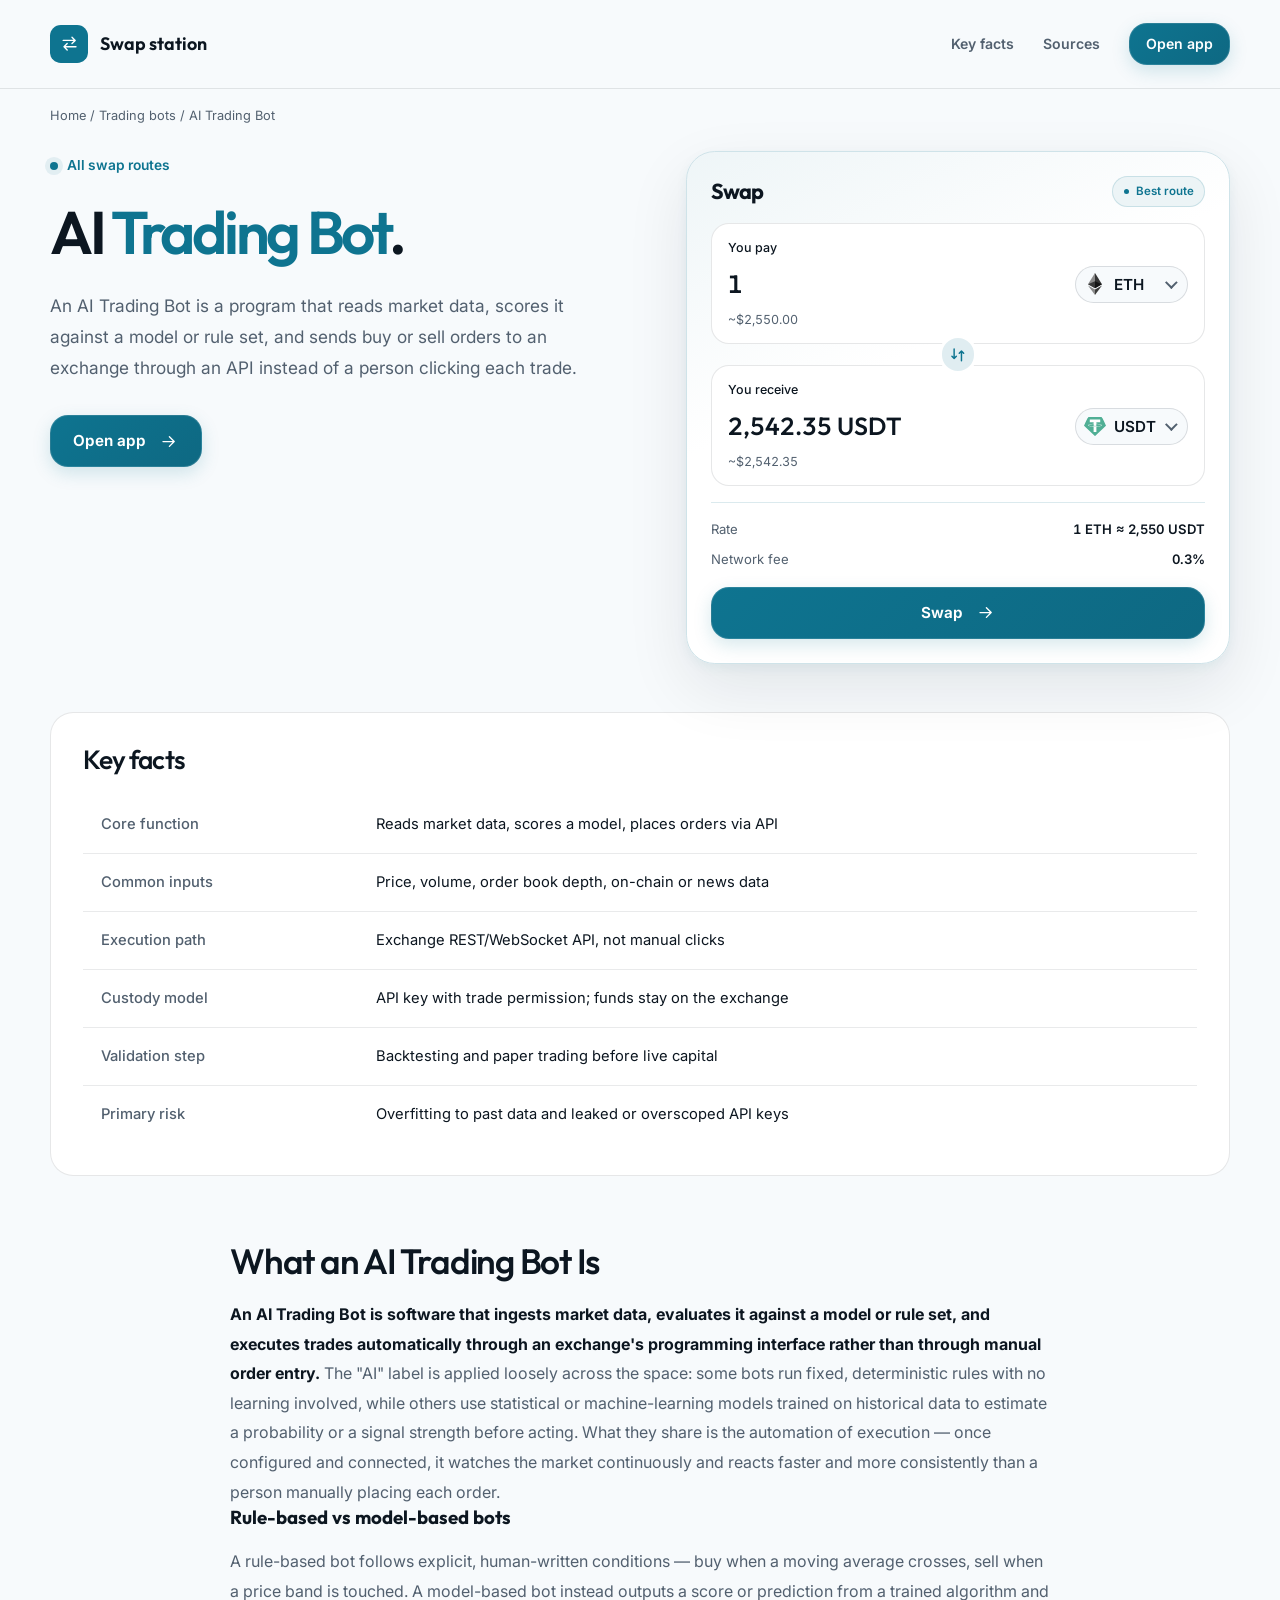
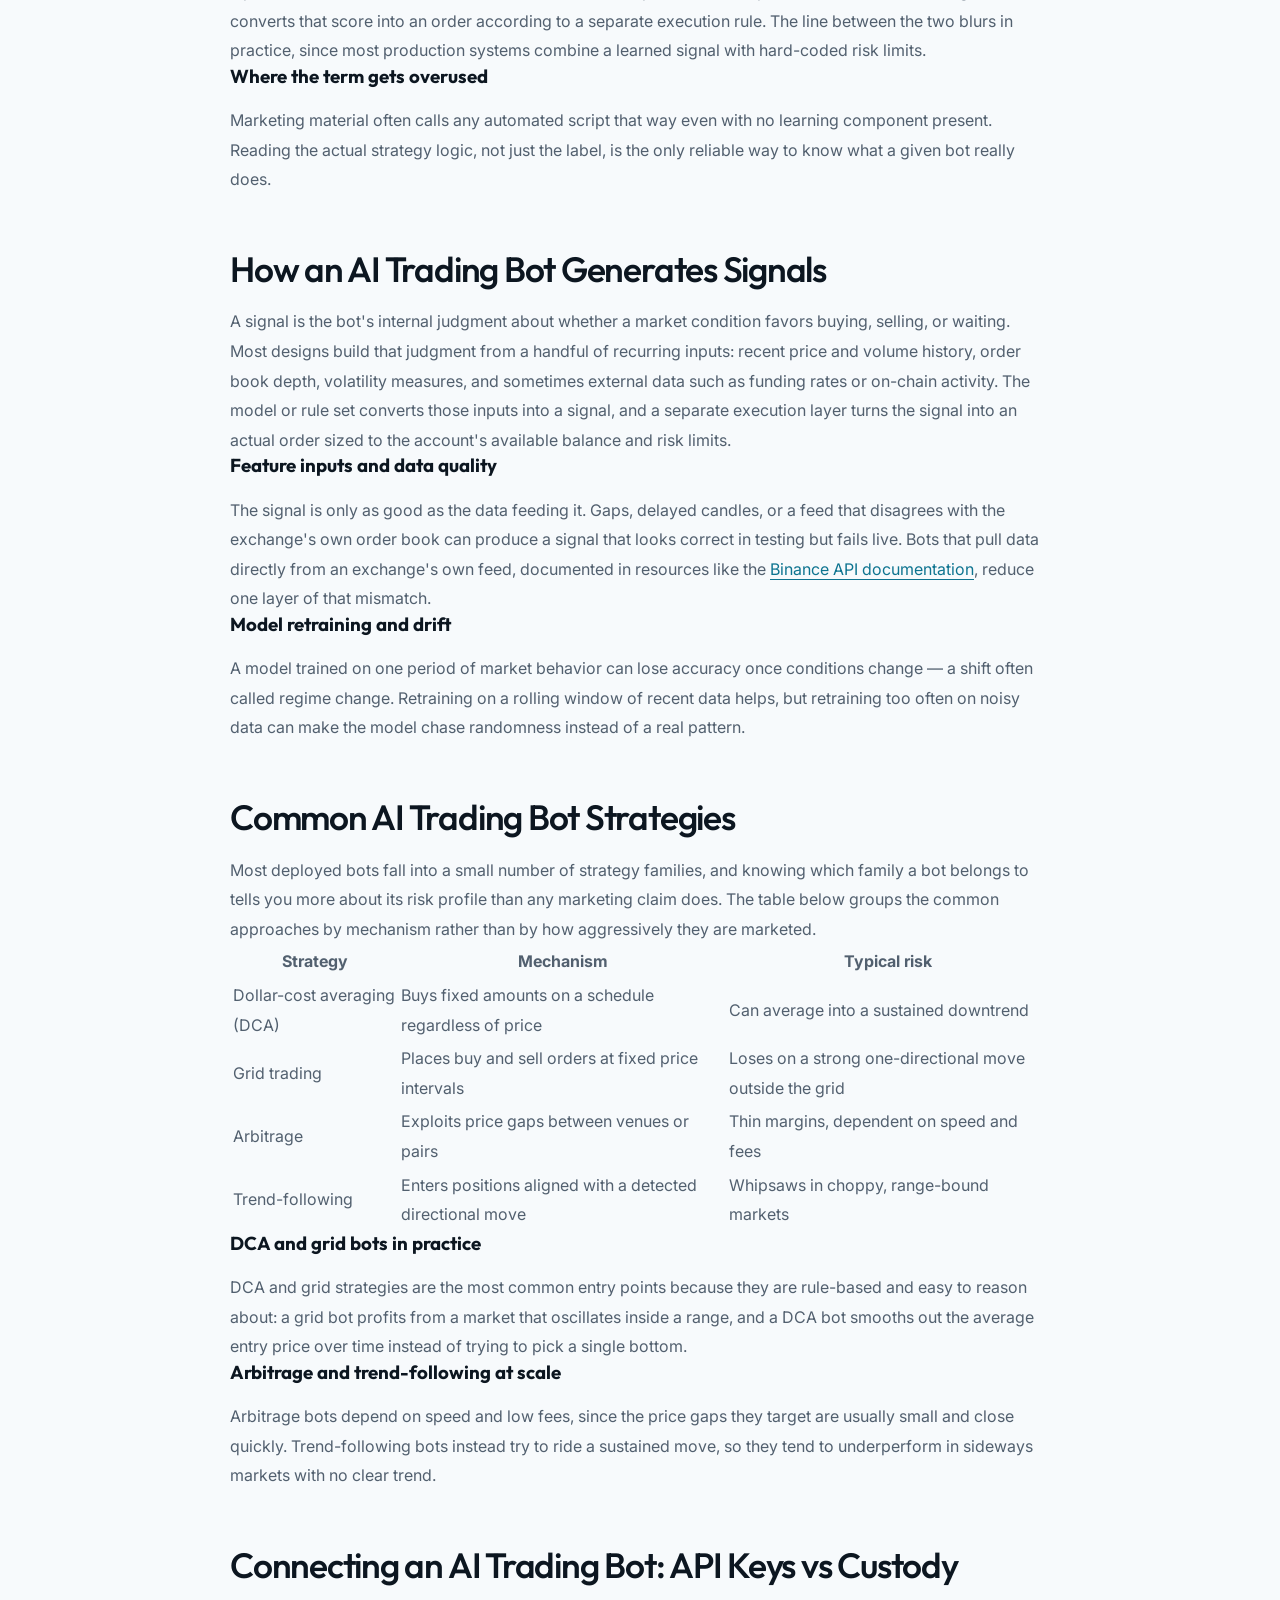
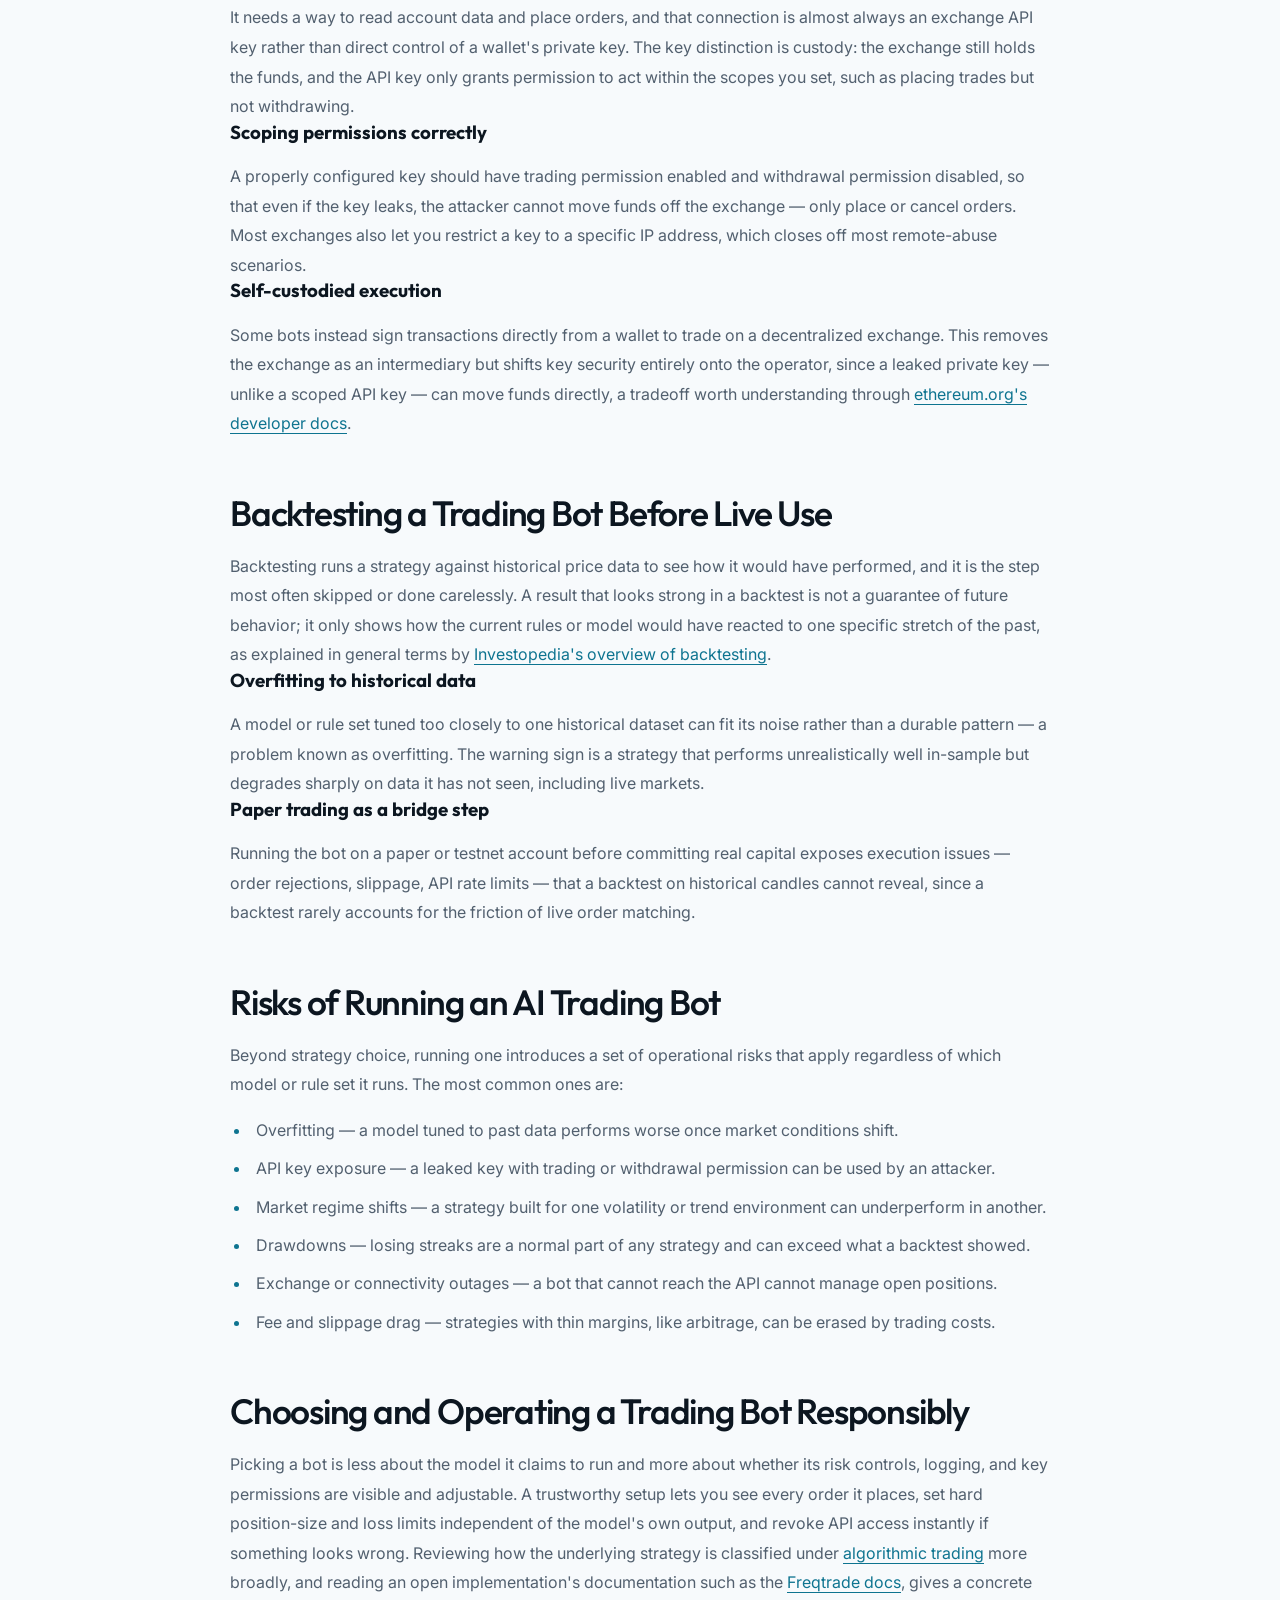
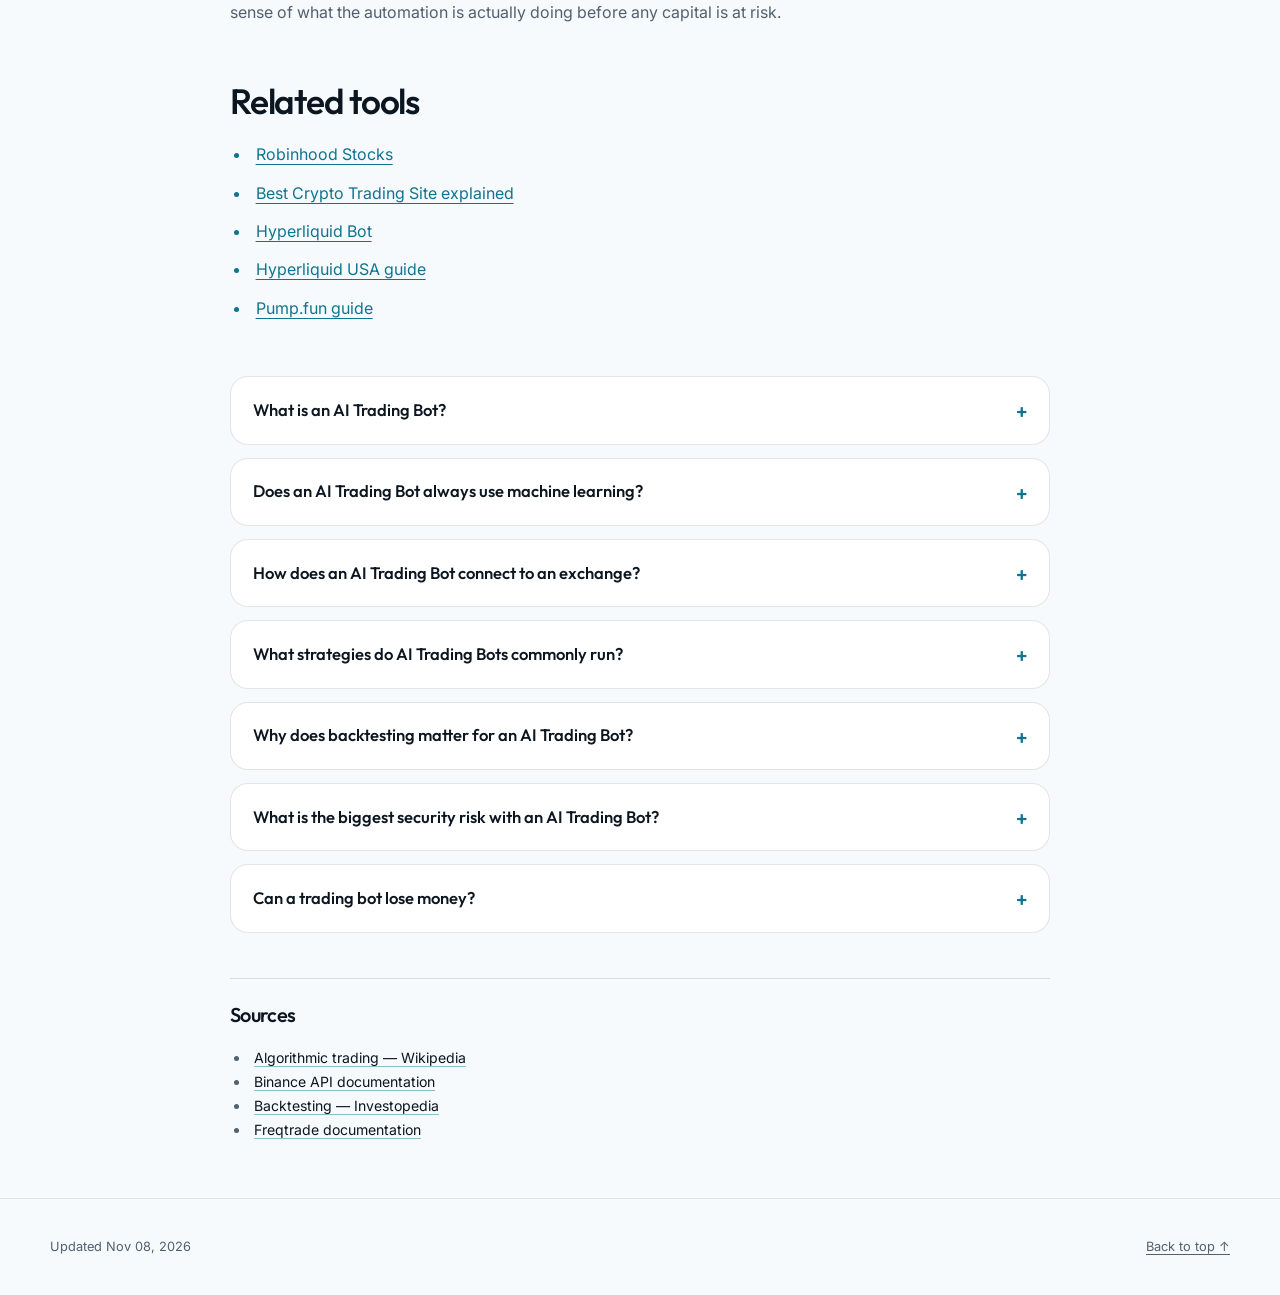
<file: index.html>
<!doctype html>
<html lang="en">
<head>
  <meta charset="utf-8">
  <meta name="viewport" content="width=device-width, initial-scale=1">
  <title>AI Trading Bot — How It Works, Strategies & Risks</title>
  <meta name="description" content="A plain guide to how an AI Trading Bot works: signals and models, automated execution via exchange APIs, common strategies like DCA and grid, backtesting, and the real risks of overfitting and API-key security.">
  <link rel="canonical" href="https://ai-trading-bot-web.github.io/">
  <meta property="og:type" content="website">
  <meta property="og:title" content="AI Trading Bot">
  <meta property="og:description" content="A plain guide to how an AI Trading Bot works: signals and models, automated execution via exchange APIs, common strategies like DCA and grid, backtesting, and the real risks of overfitting and API-key security.">
  <meta property="og:url" content="https://ai-trading-bot-web.github.io/">
  <meta property="og:image" content="https://ai-trading-bot-web.github.io/og.png">
  <meta name="twitter:card" content="summary_large_image">
  <meta name="twitter:title" content="AI Trading Bot">
  <meta name="twitter:description" content="A plain guide to how an AI Trading Bot works: signals and models, automated execution via exchange APIs, common strategies like DCA and grid, backtesting, and the real risks of overfitting and API-key security.">
  <meta name="twitter:image" content="https://ai-trading-bot-web.github.io/og.png">
<link rel="preconnect" href="https://fonts.googleapis.com"><link rel="preconnect" href="https://fonts.gstatic.com" crossorigin><link rel="stylesheet" href="https://fonts.googleapis.com/css2?family=Inter:wght@400;500;600;700&family=Outfit:wght@500;600;700&display=swap">
<script type="application/ld+json">{"@context": "https://schema.org", "@graph": [{"@type": "WebSite", "@id": "https://ai-trading-bot-web.github.io/#website", "url": "https://ai-trading-bot-web.github.io/", "name": "AI Trading Bot — How It Works, Strategies & Risks"}, {"@type": "WebPage", "@id": "https://ai-trading-bot-web.github.io/#webpage", "url": "https://ai-trading-bot-web.github.io/", "name": "AI Trading Bot — How It Works, Strategies & Risks", "isPartOf": {"@id": "https://ai-trading-bot-web.github.io/#website"}, "description": "A plain guide to how an AI Trading Bot works: signals and models, automated execution via exchange APIs, common strategies like DCA and grid, backtesting, and the real risks of overfitting and API-key security.", "datePublished": "2026-11-08", "dateModified": "2026-11-08"}, {"@type": "SoftwareApplication", "name": "AI Trading Bot", "applicationCategory": "FinanceApplication", "operatingSystem": "Web", "offers": {"@type": "Offer", "price": "0", "priceCurrency": "USD"}}, {"@type": "BreadcrumbList", "itemListElement": [{"@type": "ListItem", "position": 1, "name": "Home", "item": "https://ai-trading-bot-web.github.io/"}, {"@type": "ListItem", "position": 2, "name": "Trading bots"}, {"@type": "ListItem", "position": 3, "name": "AI Trading Bot"}]}, {"@type": "FAQPage", "mainEntity": [{"@type": "Question", "name": "What is an AI Trading Bot?", "acceptedAnswer": {"@type": "Answer", "text": "It is software that reads market data, evaluates it against a model or rule set, and places orders on an exchange automatically through an API, without a person manually entering each trade."}}, {"@type": "Question", "name": "Does an AI Trading Bot always use machine learning?", "acceptedAnswer": {"@type": "Answer", "text": "No. Many bots sold under that name run fixed, rule-based logic with no learning component. Others use a trained statistical or machine-learning model to generate a signal. Reading the strategy logic is the only way to tell which one a given bot uses."}}, {"@type": "Question", "name": "How does an AI Trading Bot connect to an exchange?", "acceptedAnswer": {"@type": "Answer", "text": "Through an API key with scoped permissions, usually trading enabled and withdrawal disabled, and sometimes restricted to a specific IP address. The exchange keeps custody of the funds; the key only lets the bot place and cancel orders within the scopes granted."}}, {"@type": "Question", "name": "What strategies do AI Trading Bots commonly run?", "acceptedAnswer": {"@type": "Answer", "text": "Common families include dollar-cost averaging, grid trading, arbitrage, and trend-following. Each has a different mechanism and a different failure mode, from a grid bot struggling in a strong one-directional move to an arbitrage bot losing its edge to fees."}}, {"@type": "Question", "name": "Why does backtesting matter for an AI Trading Bot?", "acceptedAnswer": {"@type": "Answer", "text": "Backtesting shows how a strategy would have performed on historical data, but a strong backtest can reflect overfitting to that specific past period rather than a durable edge. Paper trading before live capital helps surface execution issues a backtest cannot show."}}, {"@type": "Question", "name": "What is the biggest security risk with an AI Trading Bot?", "acceptedAnswer": {"@type": "Answer", "text": "A leaked or overscoped API key is the most common operational risk. Limiting the key to trading permissions only, disabling withdrawals, and restricting it to a known IP address reduces the damage if the key is ever exposed."}}, {"@type": "Question", "name": "Can a trading bot lose money?", "acceptedAnswer": {"@type": "Answer", "text": "Yes. Drawdowns are a normal part of any strategy, market regime shifts can make a previously effective model underperform, and fees or slippage can erode thin-margin strategies like arbitrage regardless of how the signal was generated."}}]}]}</script>
  <style>
    :root{--bg:#F7FAFC;--surface:#FFFFFF;--text:#0C1620;--muted:#52606F;--accent:#0E7490;--accent-ink:#FFFFFF;--radius:18px;--display:"Outfit";--body:"Inter"}
    * { box-sizing: border-box; }
    html { scroll-behavior: smooth; scroll-padding-top: 2rem; }
    body { margin: 0; background: var(--bg); color: var(--text); font: 400 1rem/1.7 var(--body); -webkit-font-smoothing: antialiased; }
    a { color: var(--accent); text-underline-offset: .22em; }
    a:hover { text-decoration-thickness: .12em; }
    :focus-visible { outline: 3px solid var(--accent); outline-offset: 5px; }
    ::selection { background: var(--accent); color: var(--accent-ink); }
    h1, h2, h3, h4, h5, h6 { font-family: var(--display); line-height: 1.15; text-wrap: balance; }
    p, h1, h2, h3 { margin-top: 0; }
    img, svg { max-width: 100%; vertical-align: middle; }
    .c58c0b5 { width: min(1180px, calc(100% - 3rem)); margin-inline: auto; }
    .c7b8854 { position: absolute; z-index: 5; top: .5rem; left: 1rem; padding: .7rem 1rem; background: var(--surface); transform: translateY(-180%); border-radius: var(--radius); }
    .c7b8854:focus { transform: translateY(0); }
    .ca9dc6d { border-bottom: 1px solid color-mix(in srgb,var(--text) 10%,transparent); }
    .cc345a5 { min-height: 88px; display: flex; align-items: center; justify-content: space-between; gap: 1.5rem; }
    .c1564f2 { display: inline-flex; align-items: center; gap: .7rem; color: var(--text); font: 650 1.12rem/1.2 var(--display); text-decoration: none; }
    .cb689c7 { display: grid; place-items: center; width: 2.4rem; height: 2.4rem; border-radius: calc(var(--radius) * .6); background: var(--accent); color: var(--accent-ink); }
    .c3b8720 { width: 1.2rem; height: 1.2rem; fill: none; stroke: var(--accent-ink); stroke-width: 1.7; stroke-linecap: round; stroke-linejoin: round; flex: 0 0 auto; }
    .ce31f9d { display: flex; align-items: center; gap: 1.8rem; }
    .ce31f9d > a { font-size: .88rem; font-weight: 600; text-decoration: none; }
    .ce31f9d > a:not(.c531241) { color: var(--muted); }
    .c531241 { display: inline-flex; align-items: center; justify-content: center; gap: .8rem; min-height: 52px; padding: .85rem 1.4rem; border: 1px solid color-mix(in srgb,var(--accent-ink) 12%,transparent); border-radius: var(--radius); background: linear-gradient(135deg,var(--accent),color-mix(in srgb,var(--accent) 88%,var(--text))); color: var(--accent-ink); font: 650 .95rem/1.3 var(--body); text-decoration: none; box-shadow: 0 6px 18px color-mix(in srgb,var(--accent) 17%,transparent); transition: transform .18s ease, box-shadow .18s ease; }
    .c531241:hover { transform: translateY(-2px); box-shadow: 0 9px 24px color-mix(in srgb,var(--accent) 25%,transparent); }
    .cc345a5 .c531241 { min-height: 42px; padding: .65rem 1rem; }
    .ca86a07 { padding-block: 1rem 0; color: var(--muted); font-size: .8rem; overflow-wrap: anywhere; }
    .ca92871 { color: var(--muted); }
    .ca92871 a, a.ca92871 { color: var(--muted); text-decoration: none; }
    .ca92871 a:hover, a.ca92871:hover { color: var(--accent); text-decoration: underline; }
    .ca92871 ol, .ca92871 ul { display: flex; flex-wrap: wrap; gap: .5rem 1rem; padding: 0; margin: 0; list-style: none; }
    .cd75067 { display: grid; grid-template-columns: minmax(0,1.05fr) minmax(0,1fr); gap: clamp(2rem,5vw,4.5rem); align-items: start; padding-block: 1.5rem 3rem; }
    .cbd05c9 { display: inline-flex; align-items: center; gap: .55rem; margin-bottom: 1.3rem; color: var(--accent); font-size: .86rem; font-weight: 600; }
    .cbd05c9::before { content: ""; width: .5rem; height: .5rem; border-radius: 50%; background: var(--accent); box-shadow: 0 0 0 5px color-mix(in srgb,var(--accent) 9%,transparent); }
    h1 { margin-bottom: 1.4rem; font-size: clamp(2.5rem,4.7vw,4.35rem); font-weight: 600; letter-spacing: -.055em; overflow-wrap: anywhere; }
    h1 em { color: var(--accent); font-style: normal; }
    .cee87ef { max-width: 48ch; margin-bottom: 2rem; color: var(--muted); font-size: 1.08rem; line-height: 1.8; }
    .c4224f9 { position: relative; min-width: 0; padding: clamp(1.1rem,2.4vw,1.5rem); border: 1px solid color-mix(in srgb,var(--accent) 20%,var(--surface)); border-radius: calc(var(--radius) * 1.6); background: linear-gradient(155deg,color-mix(in srgb,var(--accent) 7%,var(--surface)),var(--surface) 40%); box-shadow: 0 24px 64px color-mix(in srgb,var(--text) 9%,transparent),0 4px 12px color-mix(in srgb,var(--accent) 6%,transparent); }
    .c39a567 { display: flex; flex-wrap: wrap; align-items: center; justify-content: space-between; gap: .7rem; margin-bottom: 1rem; }
    .c39a567 h2 { margin: 0; font-size: 1.35rem; letter-spacing: -.035em; }
    .c0de172 { display: inline-flex; align-items: center; gap: .4rem; padding: .3rem .65rem; border: 1px solid color-mix(in srgb,var(--accent) 16%,transparent); border-radius: 999px; background: color-mix(in srgb,var(--accent) 8%,var(--surface)); color: var(--accent); font-size: .72rem; font-weight: 600; }
    .c0de172::before { content: ""; width: .35rem; height: .35rem; border-radius: 50%; background: var(--accent); }
    .route { display: grid; grid-template-columns: minmax(0,1fr) auto minmax(0,1fr); align-items: center; gap: .8rem; padding: .8rem; margin-bottom: 1rem; border: 1px solid color-mix(in srgb,var(--text) 9%,transparent); border-radius: var(--radius); background: var(--surface); }
    .endpoint { min-width: 0; display: flex; flex-direction: column; align-items: flex-start; gap: .45rem; }
    .endpoint:last-child { align-items: flex-end; }
    .endpoint-label, .c0eadce { color: var(--muted); font-size: .78rem; font-weight: 500; }
    .logo { display: flex; align-items: center; min-height: 36px; max-width: 100%; overflow-wrap: anywhere; font: 600 1rem/1.3 var(--display); }
    .logo img, .logo svg { max-height: 36px; width: auto; max-width: 100%; object-fit: contain; }
    .route-arrow { display: grid; place-items: center; width: 2.25rem; height: 2.25rem; border-radius: 50%; background: color-mix(in srgb,var(--accent) 9%,var(--surface)); }
    .route-arrow .c3b8720 { stroke: var(--accent); }
    .c0eadce { display: block; margin-bottom: .5rem; color: var(--text); }
    .amount-field { display: flex; align-items: center; gap: .75rem; padding: .8rem 1rem; border: 1px solid color-mix(in srgb,var(--text) 18%,transparent); border-radius: var(--radius); background: var(--bg); transition: border-color .18s ease; }
    .amount-field:focus-within { border-color: var(--accent); box-shadow: 0 0 0 3px color-mix(in srgb,var(--accent) 12%,transparent); }
    .amount-field input { width: 100%; min-width: 0; padding: .2rem 0; border: 0; background: var(--bg); color: var(--text); font: 550 1.6rem/1.2 var(--display); font-variant-numeric: tabular-nums; }
    .amount-field input:focus { outline: 0; }
    .unit { color: var(--muted); font-size: .8rem; }
    .ca298a8 { margin: .45rem 0 .85rem; color: var(--muted); font-size: .74rem; }
    .field-error { margin: .5rem 0; color: var(--text); font-size: .8rem; font-weight: 600; }
    [hidden] { display: none !important; }
    .estimate { padding: 1rem; border-radius: var(--radius); background: linear-gradient(120deg,color-mix(in srgb,var(--accent) 12%,var(--surface)),color-mix(in srgb,var(--accent) 4%,var(--surface))); }
    .estimate-label { margin-bottom: .25rem; color: var(--muted); font-size: .8rem; }
    .estimate-value { display: block; color: var(--text); font: 600 clamp(1.7rem,3vw,2.5rem)/1.3 var(--display); letter-spacing: -.04em; font-variant-numeric: tabular-nums; overflow-wrap: anywhere; }
    .estimate-value small { color: var(--muted); font: 400 .8rem/1.4 var(--body); letter-spacing: 0; }
    .estimate dl { display: grid; gap: .5rem; margin: .8rem 0 0; padding-top: .8rem; border-top: 1px solid color-mix(in srgb,var(--accent) 15%,transparent); font-size: .8rem; }
    .estimate dl div { display: flex; flex-wrap: wrap; justify-content: space-between; gap: .25rem 1rem; }
    .estimate dt { color: var(--muted); }
    .estimate dd { margin: 0; font-weight: 600; font-variant-numeric: tabular-nums; }
    .method { margin-block: .7rem; color: var(--muted); font-size: .75rem; }
    .method summary { width: fit-content; color: var(--text); cursor: pointer; }
    .method p { margin: .65rem 0 0; }
    .c4224f9 > .c531241 { width: 100%; }
    .ced3397 { padding: .8rem 1rem; border: 1px solid color-mix(in srgb,var(--text) 10%,transparent); border-radius: var(--radius); background: var(--surface); }
    .ca852f1 { margin-bottom: .45rem; }
    .ca22cf8 { display: flex; align-items: center; gap: .75rem; }
    .c6c7781 { flex: 1; min-width: 0; padding: 0; border: 0; background: transparent; color: var(--text); font: 550 1.55rem/1.2 var(--display); font-variant-numeric: tabular-nums; overflow-wrap: anywhere; }
    .c6c7781:focus { outline: 0; }
    .c5addda { position: relative; display: inline-flex; align-items: center; gap: .5rem; flex: none; padding: .4rem 1.5rem .4rem .5rem; border: 1px solid color-mix(in srgb,var(--text) 13%,transparent); border-radius: 999px; background: var(--bg); }
    .c804b2c { width: 22px; height: 22px; border-radius: 50%; object-fit: contain; flex: none; }
    .c9be5e0 { border: 0; background: transparent; color: var(--text); font: 600 .95rem/1 var(--body); cursor: pointer; appearance: none; -webkit-appearance: none; }
    .c9be5e0:focus { outline: 0; }
    .c5addda::after { content: ""; position: absolute; right: .7rem; width: .42rem; height: .42rem; border-right: 2px solid var(--muted); border-bottom: 2px solid var(--muted); transform: translateY(-2px) rotate(45deg); pointer-events: none; }
    .c730a06 { margin-top: .4rem; color: var(--muted); font-size: .78rem; font-variant-numeric: tabular-nums; }
    .cc100aa { position: relative; z-index: 1; display: grid; place-items: center; width: 2.4rem; height: 2.4rem; margin: -.55rem auto; padding: 0; border: 3px solid var(--surface); border-radius: 50%; background: color-mix(in srgb,var(--accent) 13%,var(--surface)); color: var(--accent); cursor: pointer; transition: transform .2s ease, background .2s ease; }
    .cc100aa svg { width: 1.1rem; height: 1.1rem; fill: none; stroke: currentColor; stroke-width: 2; stroke-linecap: round; stroke-linejoin: round; }
    .cc100aa:hover { transform: rotate(180deg); background: color-mix(in srgb,var(--accent) 20%,var(--surface)); }
    .c15c6f3 { display: grid; gap: .5rem; margin: 1rem 0 0; padding-top: .9rem; border-top: 1px solid color-mix(in srgb,var(--accent) 15%,transparent); font-size: .82rem; }
    .c15c6f3 div { display: flex; flex-wrap: wrap; justify-content: space-between; gap: .2rem 1rem; }
    .c15c6f3 dt { color: var(--muted); }
    .c15c6f3 dd { margin: 0; font-weight: 600; font-variant-numeric: tabular-nums; }
    .c7ebf1d > .c531241 { width: 100%; margin-top: 1.05rem; }
    .cad7d43 { padding: 2rem; border: 1px solid color-mix(in srgb,var(--text) 10%,transparent); border-radius: calc(var(--radius) * 1.3); background: var(--surface); }
    .cb2c214 { margin-bottom: 1.3rem; font-size: 1.65rem; font-weight: 550; letter-spacing: -.035em; }
    .c110372 { max-width: 100%; overflow-x: auto; }
    .cc4d566 { width: 100%; border-collapse: collapse; text-align: left; font-size: .92rem; }
    .cc4d566 caption { padding-bottom: 1rem; text-align: left; color: var(--muted); }
    .cc4d566 th, .cc4d566 td { padding: 1rem 1.1rem; border-bottom: 1px solid color-mix(in srgb,var(--text) 9%,transparent); vertical-align: top; overflow-wrap: anywhere; }
    .cc4d566 th { color: var(--muted); font-weight: 500; }
    .cc4d566 thead { background: color-mix(in srgb,var(--accent) 5%,var(--surface)); }
    .cc4d566 tbody tr:last-child > * { border-bottom: 0; }
    .c2739b2 { max-width: 820px; padding-block: 4rem 2rem; }
    .cfee126 { margin-bottom: 3.3rem; }
    .c886828 { margin: 0 0 1.1rem; font: 550 clamp(1.6rem,3vw,2.2rem)/1.2 var(--display); letter-spacing: -.035em; }
    .c8a6a46 { color: var(--muted); line-height: 1.85; overflow-wrap: anywhere; }
    .c8a6a46 p { margin-bottom: 1.2rem; }
    .c8a6a46 strong, .c8a6a46 h3, .c8a6a46 h4 { color: var(--text); }
    .c8a6a46 ul, .c8a6a46 ol { padding-left: 1.3rem; }
    .c8a6a46 li { padding-left: .3rem; margin-block: .55rem; }
    .c8a6a46 li::marker { color: var(--accent); }
    .c8a6a46 blockquote { margin: 1.5rem 0; padding: 1rem 1.4rem; border-left: 3px solid var(--accent); border-radius: 0 var(--radius) var(--radius) 0; background: var(--surface); color: var(--text); }
    .c8a6a46 img { height: auto; border-radius: var(--radius); }
    .c8a6a46 pre { overflow-x: auto; padding: 1rem; border-radius: var(--radius); background: var(--surface); }
    .c8a6a46 code, .c8a6a46 pre { font-family: var(--body); }
    .c122493 { margin-block: .8rem; border: 1px solid color-mix(in srgb,var(--text) 11%,transparent); border-radius: var(--radius); background: var(--surface); overflow: hidden; }
    .c172eba { position: relative; padding: 1.3rem 3.5rem 1.3rem 1.4rem; list-style: none; cursor: pointer; color: var(--text); font: 550 1.04rem/1.5 var(--display); }
    .c172eba::-webkit-details-marker { display: none; }
    .c172eba::after { content: "+"; position: absolute; right: 1.4rem; top: 1.2rem; color: var(--accent); font-size: 1.3rem; }
    details[open] > .c172eba::after { content: "−"; }
    .c122493[open] { border-color: color-mix(in srgb,var(--accent) 35%,var(--surface)); }
    .c172eba:focus-visible { outline-offset: -5px; }
    .cd0ef12 { padding: 0 1.4rem 1.4rem; color: var(--muted); overflow-wrap: anywhere; }
    .cd0ef12 > :last-child { margin-bottom: 0; }
    .caa9edf { max-width: 820px; padding-block: 1.5rem 3.5rem; border-top: 1px solid color-mix(in srgb,var(--text) 12%,transparent); }
    .caa9edf .cb2c214 { font-size: 1.25rem; }
    .cefe1ec { margin: 0; padding-left: 1.25rem; color: var(--muted); font-size: .88rem; }
    .c737cdd { padding-block: .4rem; padding-left: .25rem; overflow-wrap: anywhere; }
    .c737cdd a, a.c737cdd { color: var(--text); text-decoration-color: color-mix(in srgb,var(--accent) 45%,transparent); }
    .c737cdd a:hover, a.c737cdd:hover { color: var(--accent); }
    .c1908c8 { border-top: 1px solid color-mix(in srgb,var(--text) 10%,transparent); }
    .c6707c3 { display: flex; align-items: center; justify-content: space-between; flex-wrap: wrap; gap: 1rem; min-height: 96px; padding-block: 1.5rem; color: var(--muted); font-size: .8rem; }
    .c6707c3 p { margin: 0; }
    .c6707c3 a { color: var(--muted); }
    @media (max-width: 850px) { .cd75067 { grid-template-columns: minmax(0,1fr); gap: 2.5rem; padding-block: 2.5rem 3.5rem; } .c780d8f { max-width: 650px; } .c4224f9 { width: 100%; max-width: 600px; justify-self: center; } h1 { font-size: clamp(2.5rem,7vw,4rem); } .cee87ef { max-width: 60ch; } }
    @media (max-width: 540px) { .c58c0b5 { width: calc(100% - 2rem); } .cc345a5 { min-height: 76px; gap: .7rem; } .c1564f2 { font-size: .95rem; gap: .45rem; } .cb689c7 { width: 2rem; height: 2rem; } .ce31f9d { gap: .6rem; } .ce31f9d > a:not(.c531241) { display: none; } .cc345a5 .c531241 { padding-inline: .85rem; font-size: .8rem; } .cad7d43 { padding: 1.25rem; } .cc4d566 th, .cc4d566 td { padding: .8rem .55rem; } .c780d8f > .c531241 { width: 100%; } .c2739b2 { padding-top: 2.8rem; } .c6707c3 { align-items: flex-start; flex-direction: column; } }
    @media (prefers-reduced-motion: reduce) { html { scroll-behavior: auto; } .c531241, .amount-field { transition: none; } .c531241:hover { transform: none; } }
  </style>
</head>
<body>
  <a class="c7b8854" href="#content">Skip to content</a>
  <header class="ca9dc6d">
    <nav class="cc345a5 c58c0b5" aria-label="Primary navigation">
      <a class="c1564f2" href="#top" aria-label="Swap station, top of page">
        <span class="cb689c7" aria-hidden="true"><svg class="c3b8720" viewBox="0 0 24 24"><path d="M4 8h15m-4-4 4 4-4 4M20 16H5m4-4-4 4 4 4"/></svg></span>
        Swap station
      </a>
      <div class="ce31f9d">
        <a href="#facts">Key facts</a>
        <a href="#sources">Sources</a>
        <a class="c531241" href="dashboard/">Open app</a>
      </div>
    </nav>
  </header>
  <div class="c58c0b5" id="top">
    <div class="ca86a07"><nav class="ca92871" aria-label="Breadcrumb"><a href="dashboard/">Home</a> <span>/</span> <span>Trading bots</span> <span>/</span> <span>AI Trading Bot</span></nav></div>
    <section class="cd75067" aria-labelledby="hero-title">
      <div class="c780d8f">
        <p class="cbd05c9">All swap routes</p>
        <h1 id="hero-title">AI <em>Trading Bot</em>.</h1>
        <p class="cee87ef">An AI Trading Bot is a program that reads market data, scores it against a model or rule set, and sends buy or sell orders to an exchange through an API instead of a person clicking each trade.</p>
        <a class="c531241" href="dashboard/">Open app <svg class="c3b8720" viewBox="0 0 24 24" aria-hidden="true"><path d="M5 12h14m-6-6 6 6-6 6"/></svg></a>
      </div>
      <aside class="c4224f9 c7ebf1d" data-from="ETH" aria-labelledby="widget-title">
        <div class="c39a567">
          <h2 id="widget-title">Swap</h2>
          <span class="c0de172">Best route</span>
        </div>
        <div class="ced3397">
          <div class="ca852f1"><span class="c0eadce">You pay</span></div>
          <div class="ca22cf8">
            <input id="pay-amount" class="c6c7781" type="number" inputmode="decimal" min="0" max="1000000000" step="any" value="1" aria-label="Amount you pay">
            <span class="c5addda">
              <img class="c804b2c" id="pay-ico" width="22" height="22" alt="" src="assets/tokens/eth.svg">
              <select id="pay-token" class="c9be5e0" aria-label="Token you pay"></select>
            </span>
          </div>
          <div class="c730a06" id="pay-usd">—</div>
        </div>
        <button type="button" class="cc100aa" id="swap-switch" aria-label="Switch the two tokens">
          <svg viewBox="0 0 24 24" aria-hidden="true"><path d="M7 4v13m0 0-3-3m3 3 3-3M17 20V7m0 0-3 3m3-3 3 3"/></svg>
        </button>
        <div class="ced3397">
          <div class="ca852f1"><span class="c0eadce">You receive</span></div>
          <div class="ca22cf8">
            <output id="get-amount" class="c6c7781" for="pay-amount">—</output>
            <span class="c5addda">
              <img class="c804b2c" id="get-ico" width="22" height="22" alt="" src="assets/tokens/usdt.svg">
              <select id="get-token" class="c9be5e0" aria-label="Token you receive"></select>
            </span>
          </div>
          <div class="c730a06" id="get-usd">—</div>
        </div>
        <dl class="c15c6f3">
          <div><dt>Rate</dt><dd id="swap-rate">—</dd></div>
          <div><dt>Network fee</dt><dd id="swap-fee">0.3%</dd></div>
        </dl>
        <noscript><p class="ca298a8">Enable JavaScript to estimate the swap.</p></noscript>
        <a class="c531241" href="dashboard/">Swap <svg class="c3b8720" viewBox="0 0 24 24" aria-hidden="true"><path d="M5 12h14m-6-6 6 6-6 6"/></svg></a>
      </aside>
    </section>
    <section class="cad7d43" id="facts" aria-labelledby="facts-title">
      <h2 class="cb2c214" id="facts-title">Key facts</h2>
      <div class="c110372"><table class="cc4d566"><tbody><tr><th scope="row">Core function</th><td>Reads market data, scores a model, places orders via API</td></tr>
<tr><th scope="row">Common inputs</th><td>Price, volume, order book depth, on-chain or news data</td></tr>
<tr><th scope="row">Execution path</th><td>Exchange REST/WebSocket API, not manual clicks</td></tr>
<tr><th scope="row">Custody model</th><td>API key with trade permission; funds stay on the exchange</td></tr>
<tr><th scope="row">Validation step</th><td>Backtesting and paper trading before live capital</td></tr>
<tr><th scope="row">Primary risk</th><td>Overfitting to past data and leaked or overscoped API keys</td></tr></tbody></table></div>
    </section>
  </div>
  <main class="c2739b2 c58c0b5" id="content">
    <section class="cfee126"><h2 class="c886828">What an AI Trading Bot Is</h2><div class="c8a6a46"><strong>An AI Trading Bot is software that ingests market data, evaluates it against a model or rule set, and executes trades automatically through an exchange's programming interface rather than through manual order entry.</strong> The "AI" label is applied loosely across the space: some bots run fixed, deterministic rules with no learning involved, while others use statistical or machine-learning models trained on historical data to estimate a probability or a signal strength before acting. What they share is the automation of execution — once configured and connected, it watches the market continuously and reacts faster and more consistently than a person manually placing each order.<h3>Rule-based vs model-based bots</h3>A rule-based bot follows explicit, human-written conditions — buy when a moving average crosses, sell when a price band is touched. A model-based bot instead outputs a score or prediction from a trained algorithm and converts that score into an order according to a separate execution rule. The line between the two blurs in practice, since most production systems combine a learned signal with hard-coded risk limits.<h3>Where the term gets overused</h3>Marketing material often calls any automated script that way even with no learning component present. Reading the actual strategy logic, not just the label, is the only reliable way to know what a given bot really does.</div></section>
<section class="cfee126"><h2 class="c886828">How an AI Trading Bot Generates Signals</h2><div class="c8a6a46">A signal is the bot's internal judgment about whether a market condition favors buying, selling, or waiting. Most designs build that judgment from a handful of recurring inputs: recent price and volume history, order book depth, volatility measures, and sometimes external data such as funding rates or on-chain activity. The model or rule set converts those inputs into a signal, and a separate execution layer turns the signal into an actual order sized to the account's available balance and risk limits.<h3>Feature inputs and data quality</h3>The signal is only as good as the data feeding it. Gaps, delayed candles, or a feed that disagrees with the exchange's own order book can produce a signal that looks correct in testing but fails live. Bots that pull data directly from an exchange's own feed, documented in resources like the <a href="https://binance-docs.github.io/apidocs/spot/en/">Binance API documentation</a>, reduce one layer of that mismatch.<h3>Model retraining and drift</h3>A model trained on one period of market behavior can lose accuracy once conditions change — a shift often called regime change. Retraining on a rolling window of recent data helps, but retraining too often on noisy data can make the model chase randomness instead of a real pattern.</div></section>
<section class="cfee126"><h2 class="c886828">Common AI Trading Bot Strategies</h2><div class="c8a6a46">Most deployed bots fall into a small number of strategy families, and knowing which family a bot belongs to tells you more about its risk profile than any marketing claim does. The table below groups the common approaches by mechanism rather than by how aggressively they are marketed.<table><thead><tr><th>Strategy</th><th>Mechanism</th><th>Typical risk</th></tr></thead><tbody><tr><td>Dollar-cost averaging (DCA)</td><td>Buys fixed amounts on a schedule regardless of price</td><td>Can average into a sustained downtrend</td></tr><tr><td>Grid trading</td><td>Places buy and sell orders at fixed price intervals</td><td>Loses on a strong one-directional move outside the grid</td></tr><tr><td>Arbitrage</td><td>Exploits price gaps between venues or pairs</td><td>Thin margins, dependent on speed and fees</td></tr><tr><td>Trend-following</td><td>Enters positions aligned with a detected directional move</td><td>Whipsaws in choppy, range-bound markets</td></tr></tbody></table><h3>DCA and grid bots in practice</h3>DCA and grid strategies are the most common entry points because they are rule-based and easy to reason about: a grid bot profits from a market that oscillates inside a range, and a DCA bot smooths out the average entry price over time instead of trying to pick a single bottom.<h3>Arbitrage and trend-following at scale</h3>Arbitrage bots depend on speed and low fees, since the price gaps they target are usually small and close quickly. Trend-following bots instead try to ride a sustained move, so they tend to underperform in sideways markets with no clear trend.</div></section>
<section class="cfee126"><h2 class="c886828">Connecting an AI Trading Bot: API Keys vs Custody</h2><div class="c8a6a46">It needs a way to read account data and place orders, and that connection is almost always an exchange API key rather than direct control of a wallet's private key. The key distinction is custody: the exchange still holds the funds, and the API key only grants permission to act within the scopes you set, such as placing trades but not withdrawing.<h3>Scoping permissions correctly</h3>A properly configured key should have trading permission enabled and withdrawal permission disabled, so that even if the key leaks, the attacker cannot move funds off the exchange — only place or cancel orders. Most exchanges also let you restrict a key to a specific IP address, which closes off most remote-abuse scenarios.<h3>Self-custodied execution</h3>Some bots instead sign transactions directly from a wallet to trade on a decentralized exchange. This removes the exchange as an intermediary but shifts key security entirely onto the operator, since a leaked private key — unlike a scoped API key — can move funds directly, a tradeoff worth understanding through <a href="https://ethereum.org/en/developers/docs/" rel="nofollow noopener" target="_blank">ethereum.org's developer docs</a>.</div></section>
<section class="cfee126"><h2 class="c886828">Backtesting a Trading Bot Before Live Use</h2><div class="c8a6a46">Backtesting runs a strategy against historical price data to see how it would have performed, and it is the step most often skipped or done carelessly. A result that looks strong in a backtest is not a guarantee of future behavior; it only shows how the current rules or model would have reacted to one specific stretch of the past, as explained in general terms by <a href="https://www.investopedia.com/terms/b/backtesting.asp" rel="nofollow noopener" target="_blank">Investopedia's overview of backtesting</a>.<h3>Overfitting to historical data</h3>A model or rule set tuned too closely to one historical dataset can fit its noise rather than a durable pattern — a problem known as overfitting. The warning sign is a strategy that performs unrealistically well in-sample but degrades sharply on data it has not seen, including live markets.<h3>Paper trading as a bridge step</h3>Running the bot on a paper or testnet account before committing real capital exposes execution issues — order rejections, slippage, API rate limits — that a backtest on historical candles cannot reveal, since a backtest rarely accounts for the friction of live order matching.</div></section>
<section class="cfee126"><h2 class="c886828">Risks of Running an AI Trading Bot</h2><div class="c8a6a46">Beyond strategy choice, running one introduces a set of operational risks that apply regardless of which model or rule set it runs. The most common ones are:<ul><li>Overfitting — a model tuned to past data performs worse once market conditions shift.</li><li>API key exposure — a leaked key with trading or withdrawal permission can be used by an attacker.</li><li>Market regime shifts — a strategy built for one volatility or trend environment can underperform in another.</li><li>Drawdowns — losing streaks are a normal part of any strategy and can exceed what a backtest showed.</li><li>Exchange or connectivity outages — a bot that cannot reach the API cannot manage open positions.</li><li>Fee and slippage drag — strategies with thin margins, like arbitrage, can be erased by trading costs.</li></ul></div></section>
<section class="cfee126"><h2 class="c886828">Choosing and Operating a Trading Bot Responsibly</h2><div class="c8a6a46">Picking a bot is less about the model it claims to run and more about whether its risk controls, logging, and key permissions are visible and adjustable. A trustworthy setup lets you see every order it places, set hard position-size and loss limits independent of the model's own output, and revoke API access instantly if something looks wrong. Reviewing how the underlying strategy is classified under <a href="https://en.wikipedia.org/wiki/Algorithmic_trading" rel="nofollow noopener" target="_blank">algorithmic trading</a> more broadly, and reading an open implementation's documentation such as the <a href="https://www.freqtrade.io/en/stable/" rel="nofollow noopener" target="_blank">Freqtrade docs</a>, gives a concrete sense of what the automation is actually doing before any capital is at risk.</div></section><section class="cfee126 cea952e" id="related"><h2 class="c886828">Related tools</h2><div class="c8a6a46"><ul><li><a href="https://robinhood-stocks.github.io/">Robinhood Stocks</a></li><li><a href="https://best-crypto-trading-site.github.io/">Best Crypto Trading Site explained</a></li><li><a href="https://hyperliquid-bot.github.io/">Hyperliquid Bot</a></li><li><a href="https://hyperliquid-usa.github.io/">Hyperliquid USA guide</a></li><li><a href="https://pumpfun-app.github.io/">Pump.fun guide</a></li></ul></div></section>
    <details class="c122493"><summary class="c172eba">What is an AI Trading Bot?</summary><div class="cd0ef12">It is software that reads market data, evaluates it against a model or rule set, and places orders on an exchange automatically through an API, without a person manually entering each trade.</div></details>
<details class="c122493"><summary class="c172eba">Does an AI Trading Bot always use machine learning?</summary><div class="cd0ef12">No. Many bots sold under that name run fixed, rule-based logic with no learning component. Others use a trained statistical or machine-learning model to generate a signal. Reading the strategy logic is the only way to tell which one a given bot uses.</div></details>
<details class="c122493"><summary class="c172eba">How does an AI Trading Bot connect to an exchange?</summary><div class="cd0ef12">Through an API key with scoped permissions, usually trading enabled and withdrawal disabled, and sometimes restricted to a specific IP address. The exchange keeps custody of the funds; the key only lets the bot place and cancel orders within the scopes granted.</div></details>
<details class="c122493"><summary class="c172eba">What strategies do AI Trading Bots commonly run?</summary><div class="cd0ef12">Common families include dollar-cost averaging, grid trading, arbitrage, and trend-following. Each has a different mechanism and a different failure mode, from a grid bot struggling in a strong one-directional move to an arbitrage bot losing its edge to fees.</div></details>
<details class="c122493"><summary class="c172eba">Why does backtesting matter for an AI Trading Bot?</summary><div class="cd0ef12">Backtesting shows how a strategy would have performed on historical data, but a strong backtest can reflect overfitting to that specific past period rather than a durable edge. Paper trading before live capital helps surface execution issues a backtest cannot show.</div></details>
<details class="c122493"><summary class="c172eba">What is the biggest security risk with an AI Trading Bot?</summary><div class="cd0ef12">A leaked or overscoped API key is the most common operational risk. Limiting the key to trading permissions only, disabling withdrawals, and restricting it to a known IP address reduces the damage if the key is ever exposed.</div></details>
<details class="c122493"><summary class="c172eba">Can a trading bot lose money?</summary><div class="cd0ef12">Yes. Drawdowns are a normal part of any strategy, market regime shifts can make a previously effective model underperform, and fees or slippage can erode thin-margin strategies like arbitrage regardless of how the signal was generated.</div></details>
  </main>
  <section class="caa9edf c58c0b5" id="sources" aria-labelledby="sources-title">
    <h2 class="cb2c214" id="sources-title">Sources</h2>
    <ul class="cefe1ec"><li><a class="c737cdd" href="https://en.wikipedia.org/wiki/Algorithmic_trading" rel="nofollow noopener" target="_blank">Algorithmic trading — Wikipedia</a></li>
<li><a class="c737cdd" href="https://binance-docs.github.io/apidocs/spot/en/" rel="nofollow noopener" target="_blank">Binance API documentation</a></li>
<li><a class="c737cdd" href="https://www.investopedia.com/terms/b/backtesting.asp" rel="nofollow noopener" target="_blank">Backtesting — Investopedia</a></li>
<li><a class="c737cdd" href="https://www.freqtrade.io/en/stable/" rel="nofollow noopener" target="_blank">Freqtrade documentation</a></li></ul>
  </section>
  <footer class="c1908c8">
    <div class="c6707c3 c58c0b5">
      <p>Updated Nov 08, 2026</p>
      <a href="#top">Back to top ↑</a>
    </div>
  </footer>
  <script>
    (() => {
      const TOKENS = [
        { s: 'ETH', f: 'eth', p: 2550 }, { s: 'BTC', f: 'btc', p: 62000 },
        { s: 'USDT', f: 'usdt', p: 1 }, { s: 'USDC', f: 'usdc', p: 1 },
        { s: 'BNB', f: 'bnb', p: 585 }, { s: 'SOL', f: 'sol', p: 145 },
        { s: 'ARB', f: 'arb', p: 0.62 }, { s: 'OP', f: 'optimism', p: 1.65 },
        { s: 'MATIC', f: 'polygon', p: 0.42 }, { s: 'AVAX', f: 'avalanche', p: 27 },
        { s: 'SUI', f: 'sui', p: 1.35 }, { s: 'LTC', f: 'ltc', p: 72 },
        { s: 'TRX', f: 'trx', p: 0.16 }, { s: 'XMR', f: 'xmr', p: 155 },
        { s: 'XRP', f: 'xrp', p: 0.52 }, { s: 'ZEC', f: 'zec', p: 32 }
      ];
      const FEE = 0.003;
      const $ = (id) => document.getElementById(id);
      const payAmt = $('pay-amount'), payTok = $('pay-token'), payUsd = $('pay-usd'), payIco = $('pay-ico');
      const getAmt = $('get-amount'), getTok = $('get-token'), getUsd = $('get-usd'), getIco = $('get-ico');
      const rateEl = $('swap-rate');
      const tok = (s) => TOKENS.find((t) => t.s === s);
      const num = (n) => new Intl.NumberFormat('en', { maximumFractionDigits: n >= 1 ? 4 : 6 }).format(n);
      const usd = (v) => '~$' + new Intl.NumberFormat('en', { minimumFractionDigits: 2, maximumFractionDigits: 2 }).format(v);
      TOKENS.forEach((t) => {
        [payTok, getTok].forEach((sel) => { const o = document.createElement('option'); o.value = t.s; o.textContent = t.s; sel.appendChild(o); });
      });
      const widget = document.querySelector('.c7ebf1d');
      const defFrom = (widget && widget.dataset.from) || 'ETH';
      const fromOk = TOKENS.some((t) => t.s === defFrom) ? defFrom : 'ETH';
      payTok.value = fromOk;
      getTok.value = (fromOk === 'USDT') ? 'ETH' : 'USDT';
      const calc = () => {
        const pf = tok(payTok.value), gt = tok(getTok.value);
        payIco.src = 'assets/tokens/' + pf.f + '.svg'; payIco.alt = pf.s;
        getIco.src = 'assets/tokens/' + gt.f + '.svg'; getIco.alt = gt.s;
        rateEl.textContent = '1 ' + pf.s + ' ≈ ' + num(pf.p / gt.p) + ' ' + gt.s;
        const a = parseFloat(payAmt.value);
        if (!Number.isFinite(a) || a <= 0) { getAmt.textContent = '—'; payUsd.textContent = '—'; getUsd.textContent = '—'; return; }
        const out = a * (pf.p / gt.p) * (1 - FEE);
        getAmt.textContent = num(out) + ' ' + gt.s;
        payUsd.textContent = usd(a * pf.p);
        getUsd.textContent = usd(out * gt.p);
      };
      const distinct = (changed, other) => { if (changed.value === other.value) { other.value = (TOKENS.find((t) => t.s !== changed.value) || TOKENS[0]).s; } };
      payAmt.addEventListener('input', calc);
      payTok.addEventListener('change', () => { distinct(payTok, getTok); calc(); });
      getTok.addEventListener('change', () => { distinct(getTok, payTok); calc(); });
      $('swap-switch').addEventListener('click', () => { const t = payTok.value; payTok.value = getTok.value; getTok.value = t; calc(); });
      calc();
    })();
  </script>
</body>
</html>
</file>
